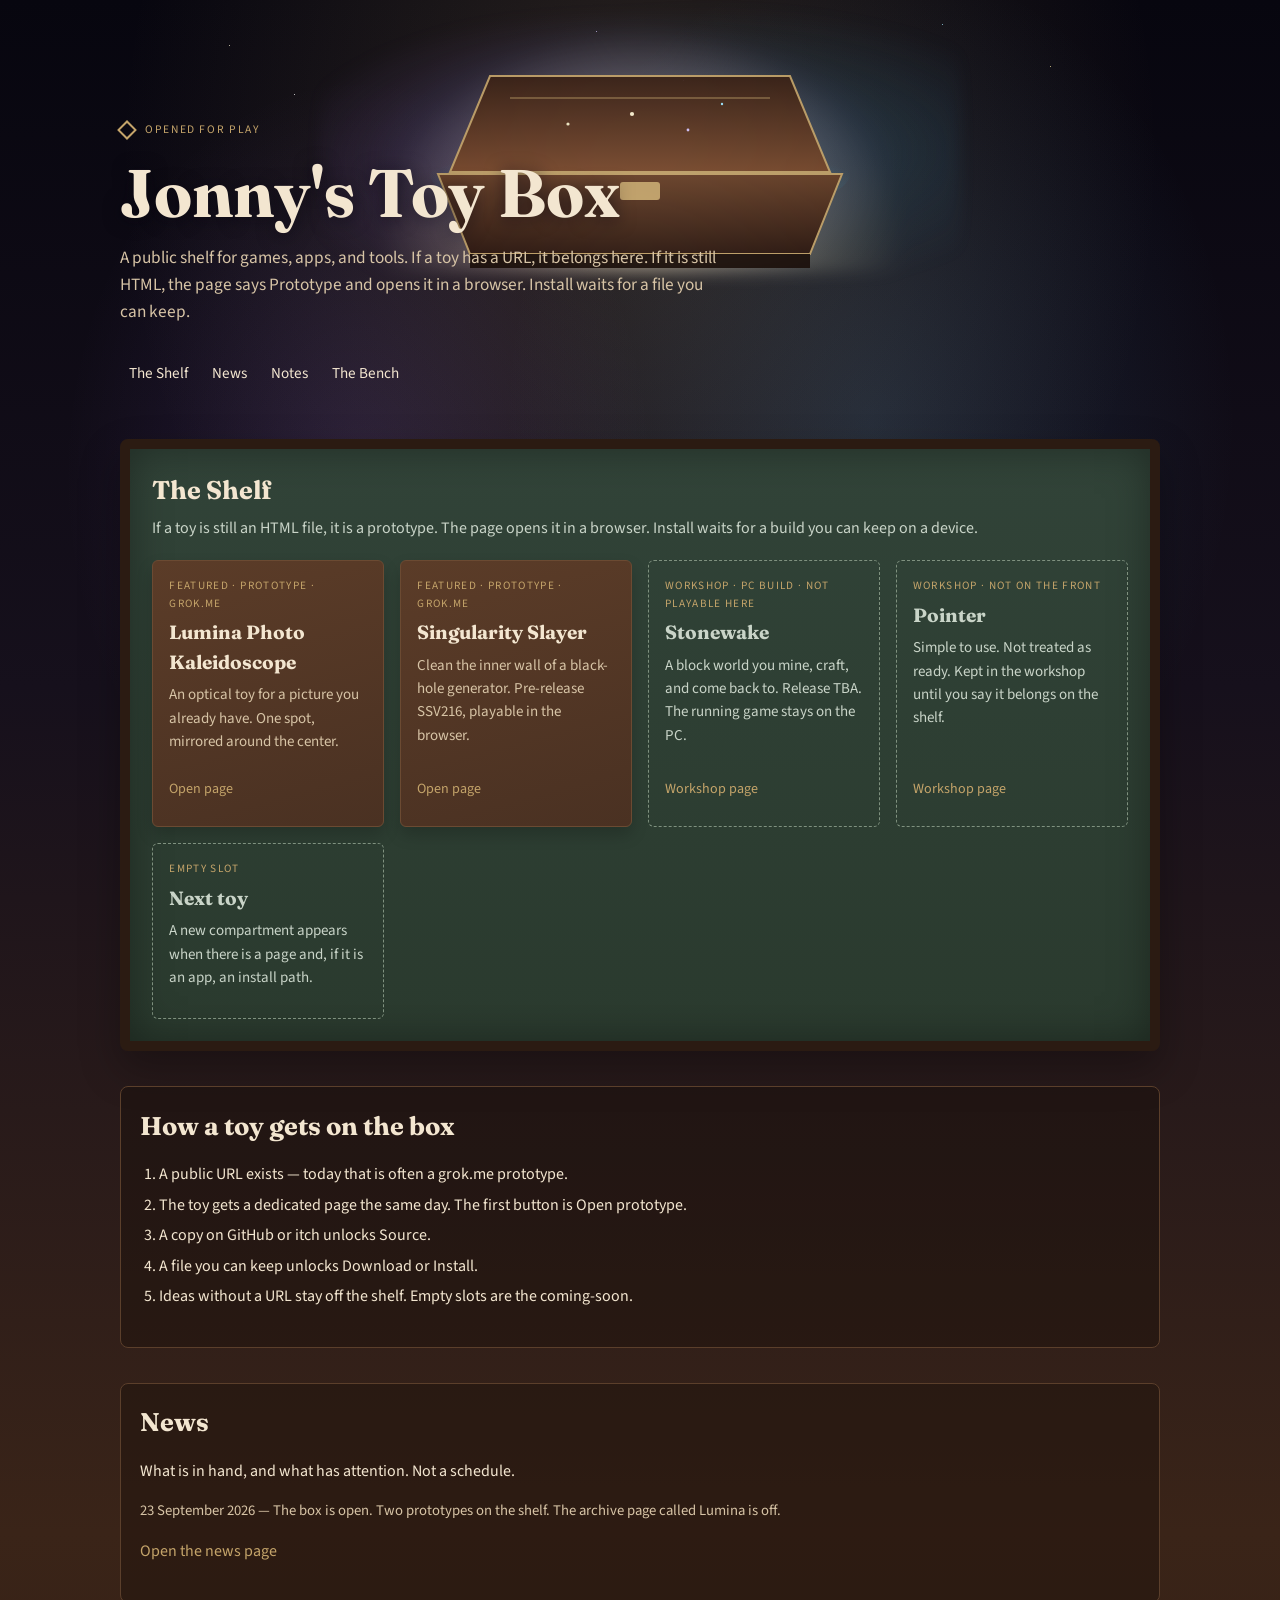
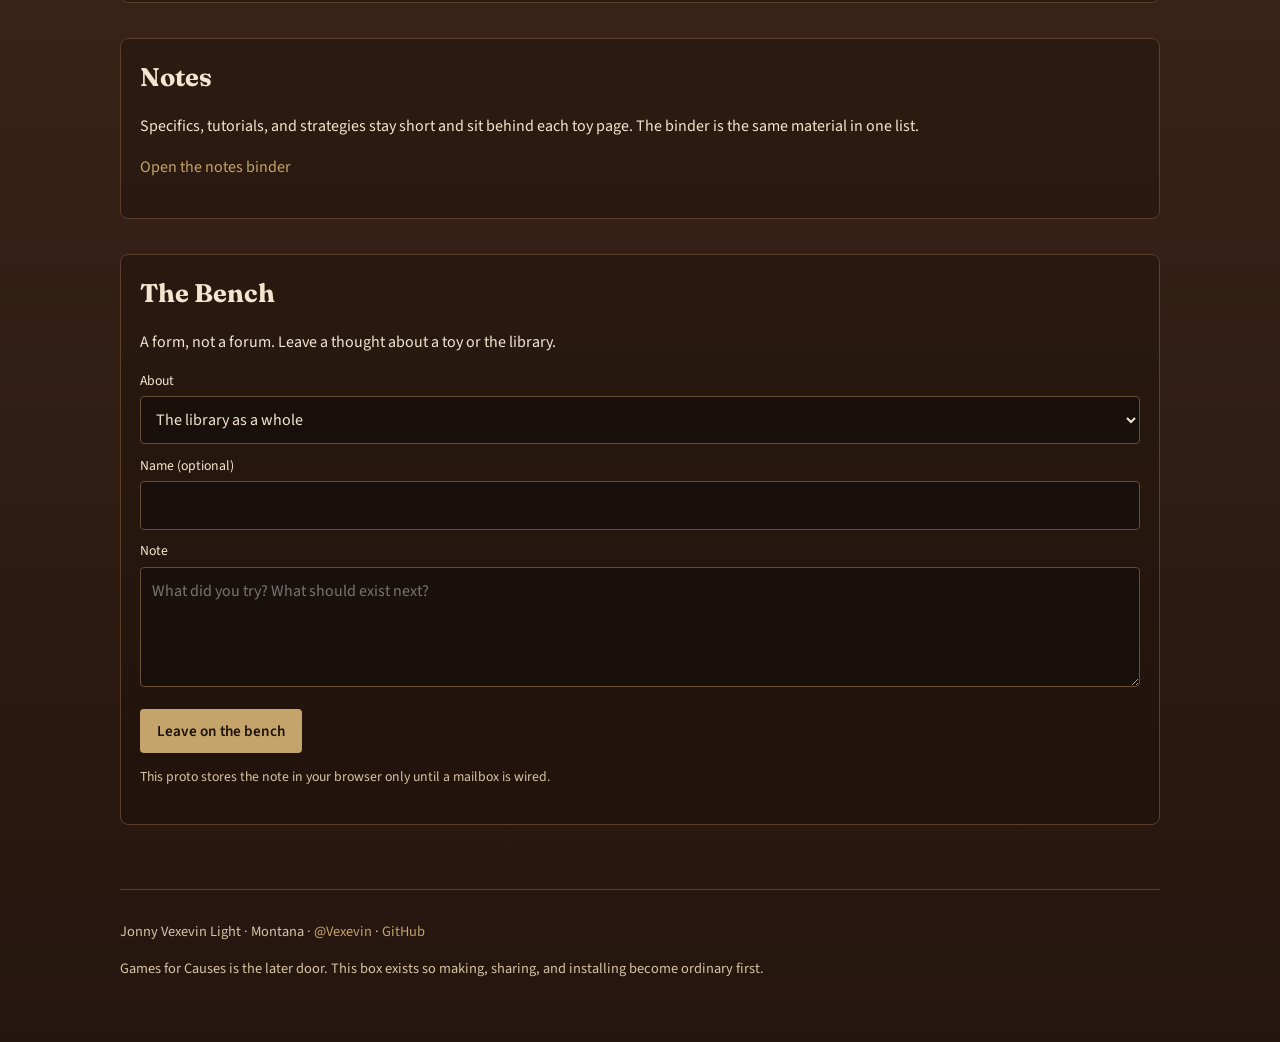
<file: index.html>
<!DOCTYPE html>
<html lang="en">
<head>
  <meta charset="UTF-8" />
  <meta name="viewport" content="width=device-width, initial-scale=1" />
  <title>Jonny's Toy Box</title>
  <meta name="description" content="A shelf of games, tools, and experiments by Jonny Vexevin Light. Play first." />
  <link rel="preconnect" href="https://fonts.googleapis.com" />
  <link rel="preconnect" href="https://fonts.gstatic.com" crossorigin />
  <link href="https://fonts.googleapis.com/css2?family=Fraunces:opsz,wght@9..144,500;9..144,700&family=Source+Sans+3:wght@400;600&display=swap" rel="stylesheet" />
  <link rel="stylesheet" href="styles.css" />
</head>
<body>
  <div class="cosmos" aria-hidden="true">
    <div class="stars"></div>
    <div class="spill"></div>
    <svg class="chest" viewBox="0 0 640 280" role="img">
      <title>An open chest with a galaxy spilling out</title>
      <defs>
        <linearGradient id="woodFace" x1="0" y1="0" x2="0" y2="1">
          <stop offset="0" stop-color="#6b4228"/>
          <stop offset="1" stop-color="#2d1810"/>
        </linearGradient>
        <linearGradient id="lidFace" x1="0" y1="1" x2="0" y2="0">
          <stop offset="0" stop-color="#7a4a2c"/>
          <stop offset="1" stop-color="#3a2216"/>
        </linearGradient>
        <radialGradient id="glow" cx="50%" cy="70%" r="55%">
          <stop offset="0" stop-color="#f4e4b8" stop-opacity=".95"/>
          <stop offset=".35" stop-color="#c9a0ff" stop-opacity=".55"/>
          <stop offset=".7" stop-color="#3aa7d4" stop-opacity=".2"/>
          <stop offset="1" stop-color="#3aa7d4" stop-opacity="0"/>
        </radialGradient>
      </defs>
      <ellipse cx="320" cy="168" rx="210" ry="48" fill="url(#glow)"/>
      <path d="M118 168 L522 168 L490 248 L150 248 Z" fill="url(#woodFace)" stroke="#c4a46a" stroke-width="2"/>
      <path d="M150 248 L490 248 L490 262 L150 262 Z" fill="#1c100b"/>
      <rect x="300" y="176" width="40" height="18" rx="3" fill="#c4a46a"/>
      <path d="M130 166 L510 166 L470 70 L170 70 Z" fill="url(#lidFace)" stroke="#c4a46a" stroke-width="2"/>
      <path d="M190 92 L450 92" stroke="#c4a46a" stroke-width="1.4" opacity=".55"/>
      <circle cx="248" cy="118" r="1.6" fill="#f7f0c8"/>
      <circle cx="312" cy="108" r="2.1" fill="#fff6d4"/>
      <circle cx="368" cy="124" r="1.4" fill="#d7c6ff"/>
      <circle cx="402" cy="98" r="1.2" fill="#9fe7ff"/>
    </svg>
  </div>

  <header class="lid">
    <div class="mark"><span class="hinge" aria-hidden="true"></span> Opened for play</div>
    <h1>Jonny's Toy Box</h1>
    <p class="lede">A public shelf for games, apps, and tools. If a toy has a URL, it belongs here. If it is still HTML, the page says Prototype and opens it in a browser. Install waits for a file you can keep.</p>
    <nav>
      <a href="#shelf">The Shelf</a>
      <a href="news.html">News</a>
      <a href="notes.html">Notes</a>
      <a href="#bench">The Bench</a>
    </nav>
  </header>

  <main class="tray">
    <section class="felt" id="shelf">
      <h2 class="section-title">The Shelf</h2>
      <p class="section-note">If a toy is still an HTML file, it is a prototype. The page opens it in a browser. Install waits for a build you can keep on a device.</p>
      <div class="grid">
        <article class="toy">
          <div class="status">Featured · Prototype · grok.me</div>
          <h3>Lumina Photo Kaleidoscope</h3>
          <p>An optical toy for a picture you already have. One spot, mirrored around the center.</p>
          <div class="actions">
            <a href="toys/lumina-photo-kaleidoscope.html">Open page</a>
          </div>
        </article>
        <article class="toy">
          <div class="status">Featured · Prototype · grok.me</div>
          <h3>Singularity Slayer</h3>
          <p>Clean the inner wall of a black-hole generator. Pre-release SSV216, playable in the browser.</p>
          <div class="actions">
            <a href="toys/singularity-slayer.html">Open page</a>
          </div>
        </article>
        <article class="toy empty">
          <div class="status">Workshop · PC build · Not playable here</div>
          <h3>Stonewake</h3>
          <p>A block world you mine, craft, and come back to. Release TBA. The running game stays on the PC.</p>
          <div class="actions">
            <a href="toys/stonewake.html">Workshop page</a>
          </div>
        </article>
        <article class="toy empty">
          <div class="status">Workshop · Not on the front</div>
          <h3>Pointer</h3>
          <p>Simple to use. Not treated as ready. Kept in the workshop until you say it belongs on the shelf.</p>
          <div class="actions">
            <a href="toys/pointer.html">Workshop page</a>
          </div>
        </article>
        <article class="toy empty">
          <div class="status">Empty slot</div>
          <h3>Next toy</h3>
          <p>A new compartment appears when there is a page and, if it is an app, an install path.</p>
        </article>
      </div>
    </section>

    <section class="panel" id="rules">
      <h2 class="section-title">How a toy gets on the box</h2>
      <ol class="steps">
        <li>A public URL exists — today that is often a grok.me prototype.</li>
        <li>The toy gets a dedicated page the same day. The first button is Open prototype.</li>
        <li>A copy on GitHub or itch unlocks Source.</li>
        <li>A file you can keep unlocks Download or Install.</li>
        <li>Ideas without a URL stay off the shelf. Empty slots are the coming-soon.</li>
      </ol>
    </section>

    <section class="panel" id="news">
      <h2 class="section-title">News</h2>
      <p>What is in hand, and what has attention. Not a schedule.</p>
      <p class="meta">23 September 2026 — The box is open. Two prototypes on the shelf. The archive page called Lumina is off.</p>
      <p><a href="news.html">Open the news page</a></p>
    </section>

    <section class="panel" id="notes">
      <h2 class="section-title">Notes</h2>
      <p>Specifics, tutorials, and strategies stay short and sit behind each toy page. The binder is the same material in one list.</p>
      <p><a href="notes.html">Open the notes binder</a></p>
    </section>

    <section class="panel" id="bench">
      <h2 class="section-title">The Bench</h2>
      <p>A form, not a forum. Leave a thought about a toy or the library.</p>
      <form id="bench-form">
        <label for="about">About</label>
        <select id="about" name="about">
          <option>The library as a whole</option>
          <option>Lumina Photo Kaleidoscope</option>
          <option>Singularity Slayer</option>
          <option>Stonewake</option>
          <option>A new toy idea</option>
        </select>
        <label for="name">Name (optional)</label>
        <input id="name" name="name" autocomplete="name" />
        <label for="note">Note</label>
        <textarea id="note" name="note" required placeholder="What did you try? What should exist next?"></textarea>
        <button type="submit">Leave on the bench</button>
        <p class="hint" id="bench-status">This proto stores the note in your browser only until a mailbox is wired.</p>
      </form>
    </section>
  </main>

  <footer>
    <div class="quiet">
      <p>Jonny Vexevin Light · Montana · <a href="https://x.com/Vexevin">@Vexevin</a> · <a href="https://github.com/Vexevin/jonnys-toy-box">GitHub</a></p>
      <p>Games for Causes is the later door. This box exists so making, sharing, and installing become ordinary first.</p>
    </div>
  </footer>

  <script>
    const form = document.getElementById("bench-form");
    const status = document.getElementById("bench-status");
    form.addEventListener("submit", (event) => {
      event.preventDefault();
      const entry = {
        about: form.about.value,
        name: form.name.value.trim() || "anonymous",
        note: form.note.value.trim(),
        at: new Date().toISOString()
      };
      const key = "toybox-bench";
      const prior = JSON.parse(localStorage.getItem(key) || "[]");
      prior.unshift(entry);
      localStorage.setItem(key, JSON.stringify(prior.slice(0, 50)));
      form.reset();
      status.textContent = "Set on the bench. On this proto it stays in this browser until a mailbox is wired.";
    });
  </script>
</body>
</html>
</file>
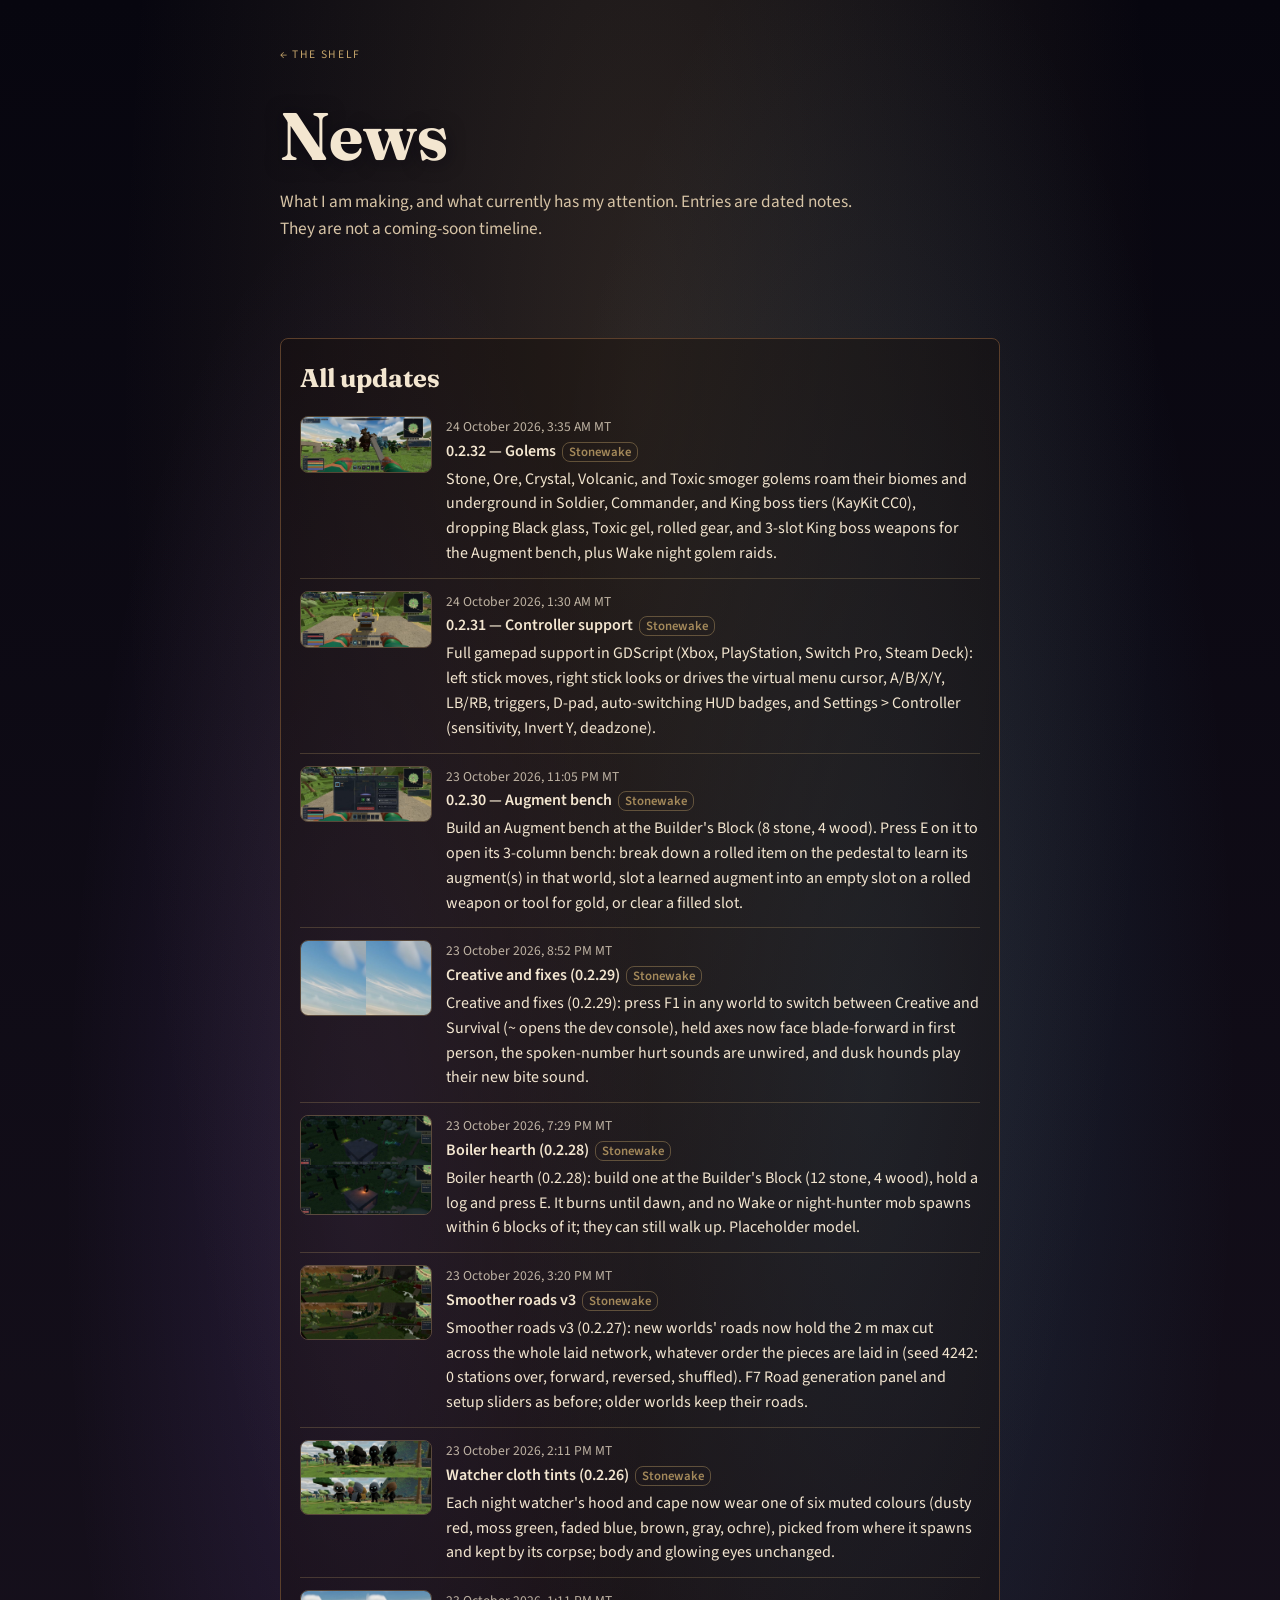
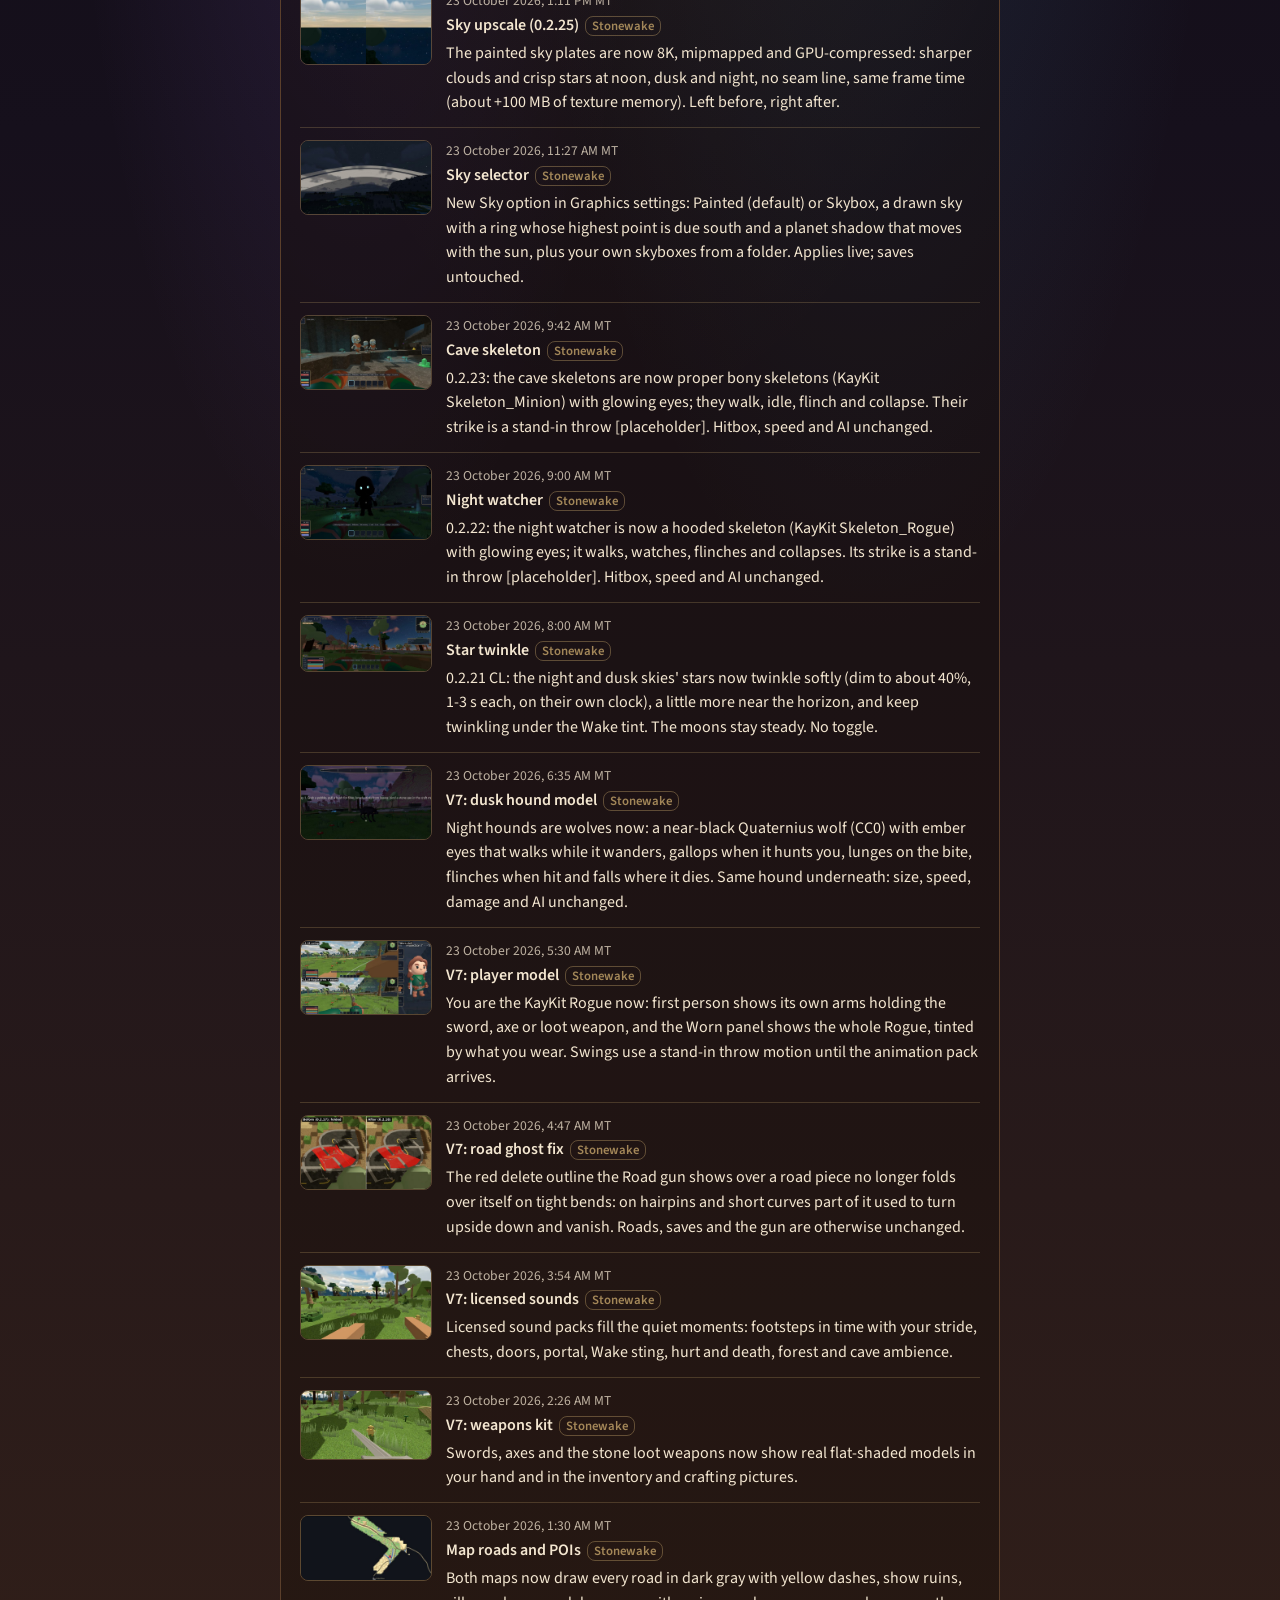
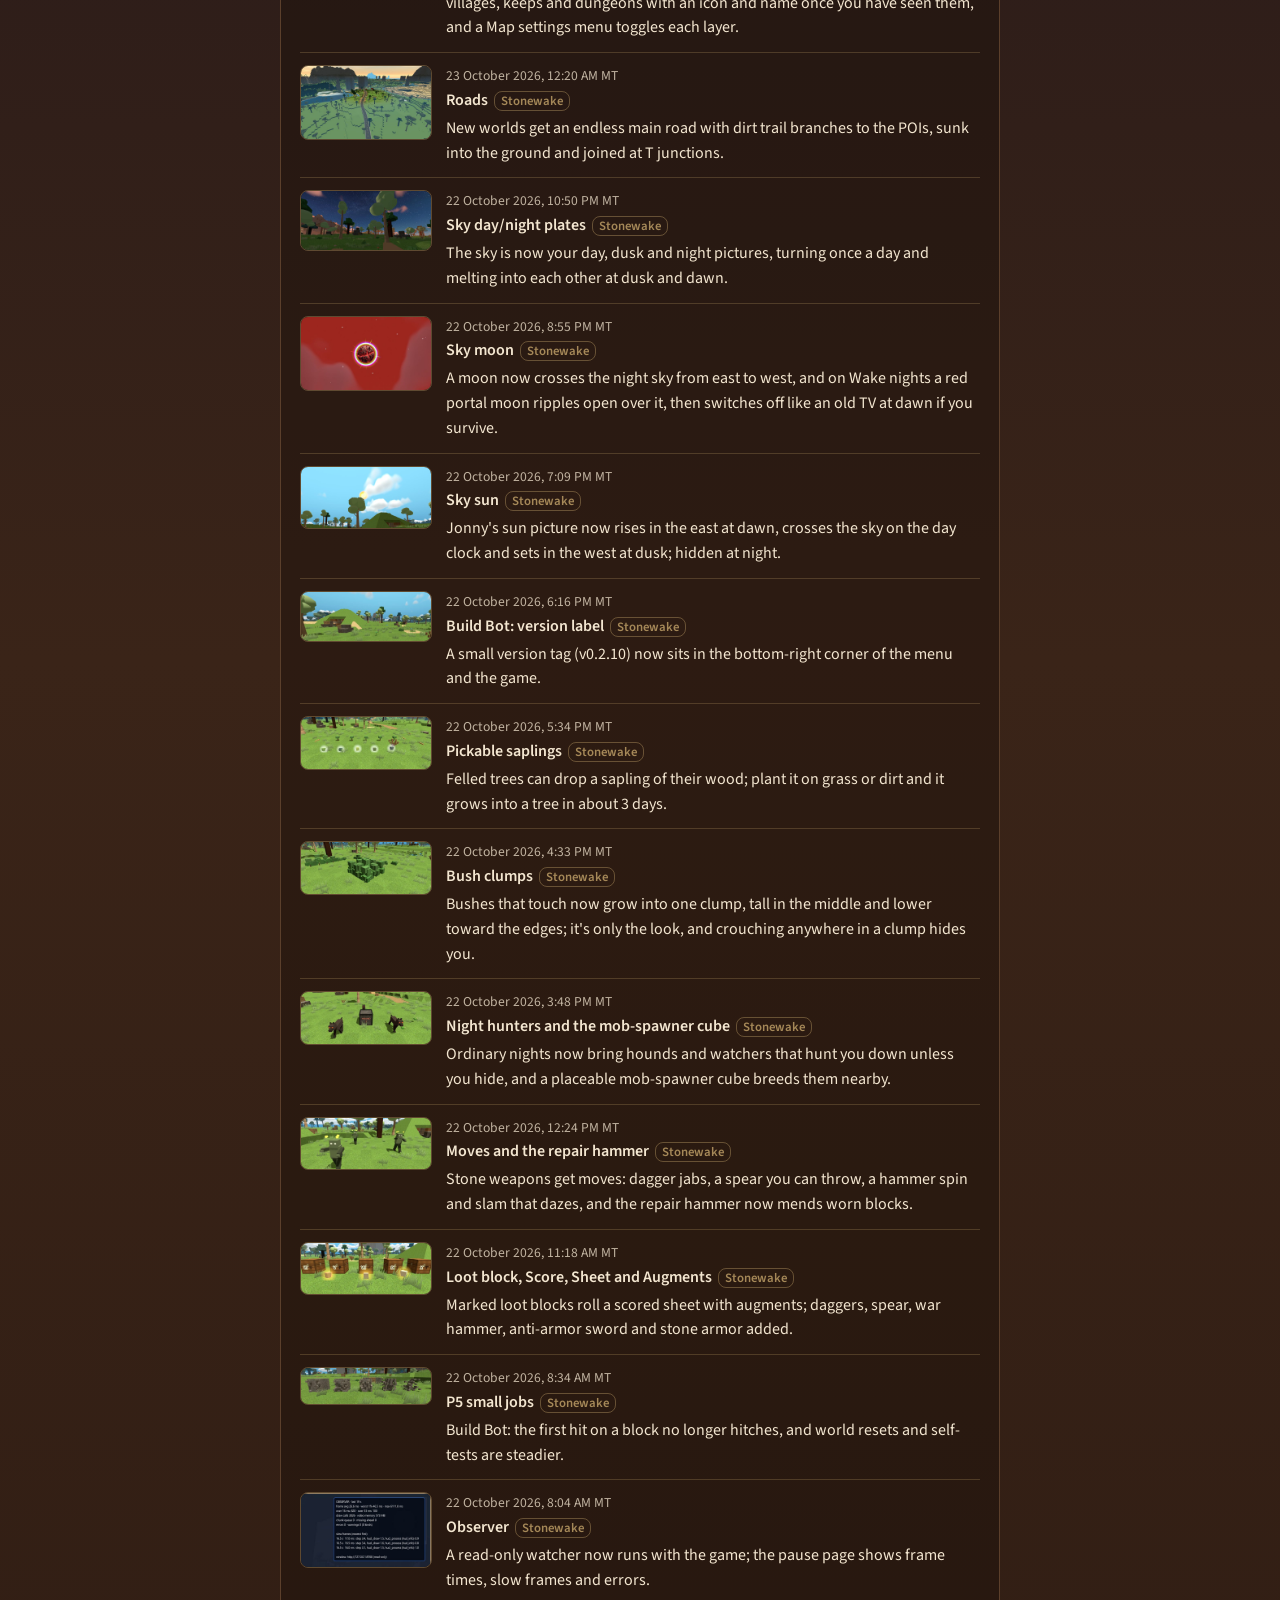
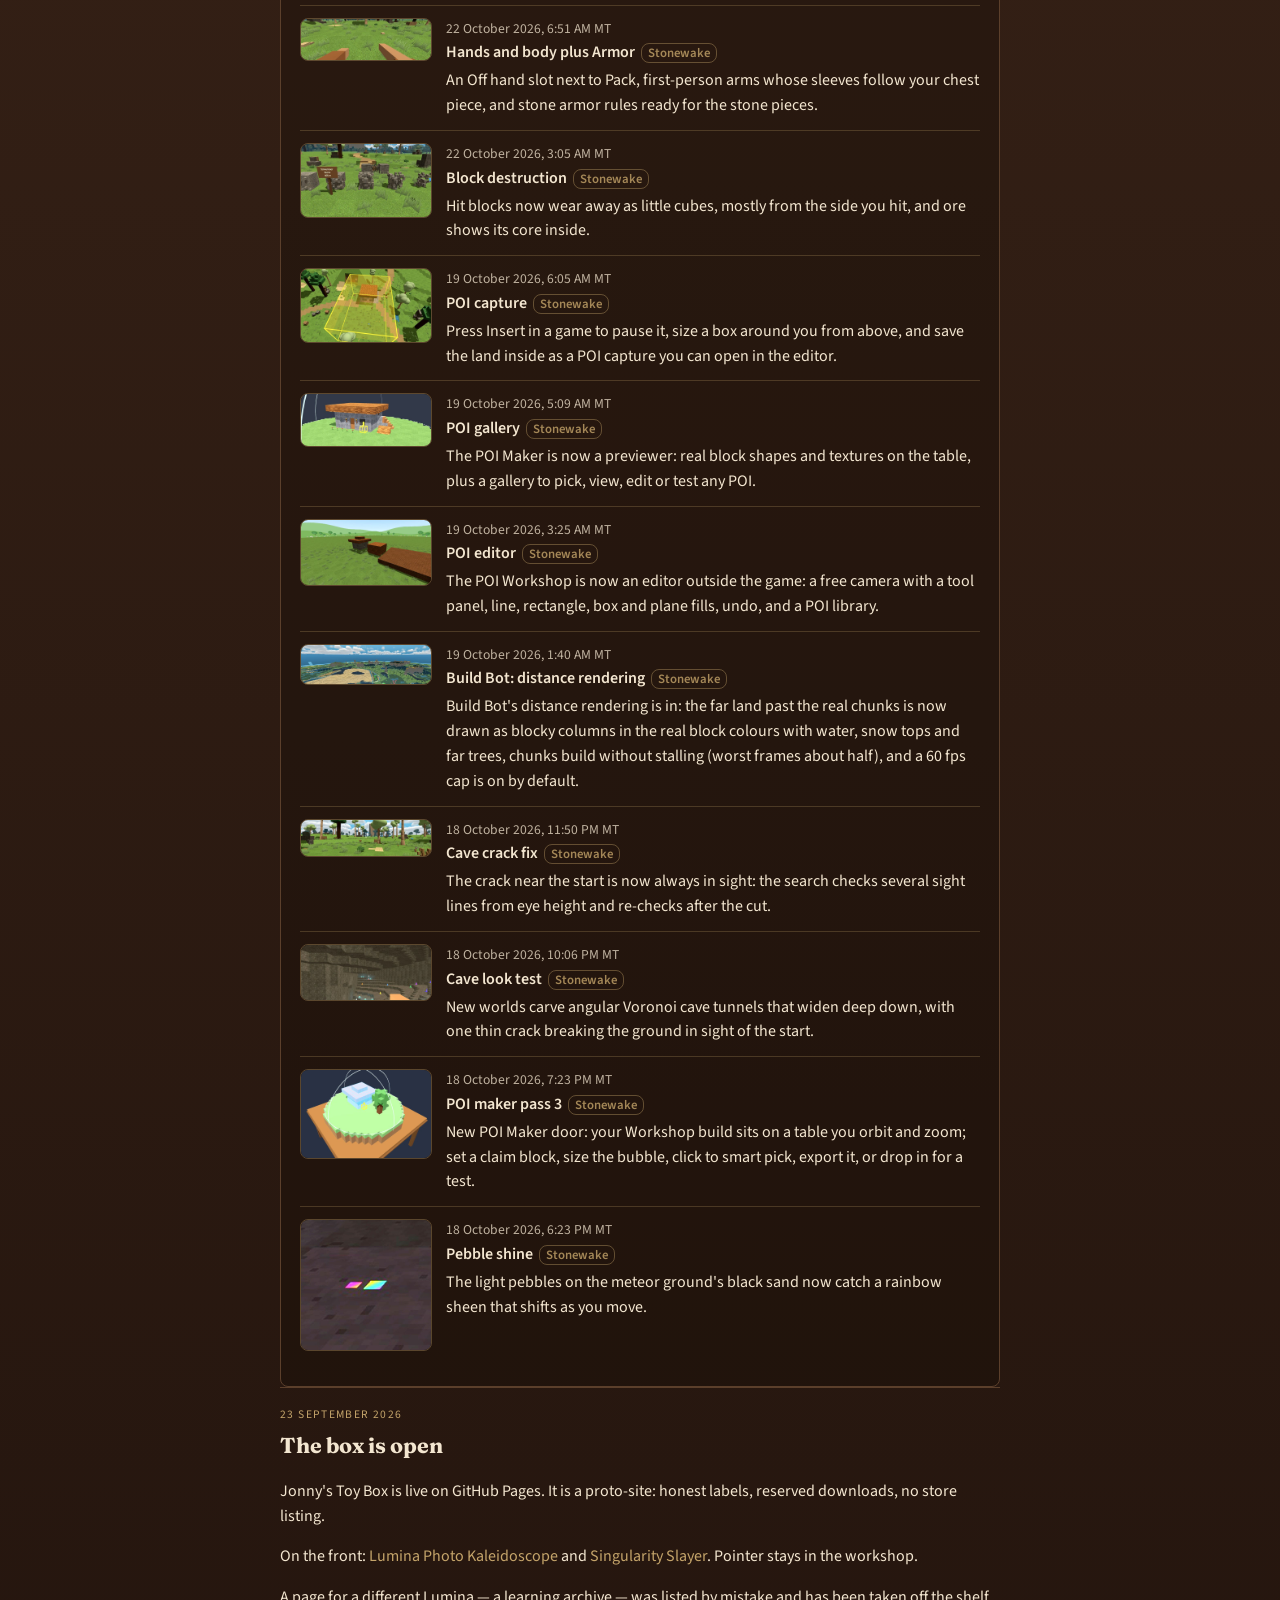
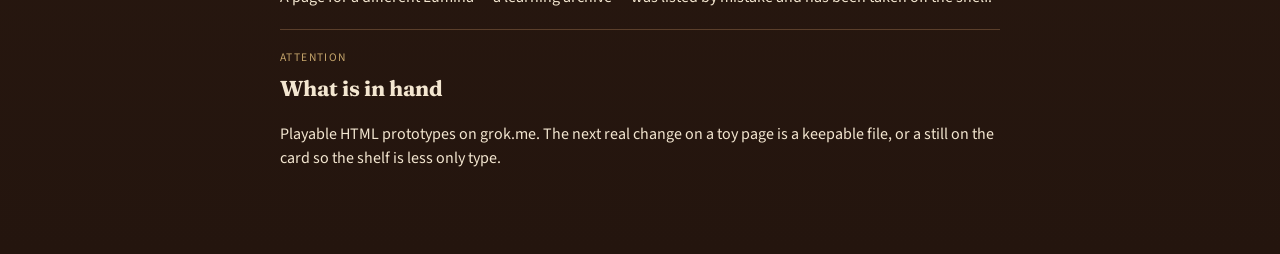
<file: news.html>
<!DOCTYPE html>
<html lang="en">
<head>
  <meta charset="UTF-8" />
  <meta name="viewport" content="width=device-width, initial-scale=1, viewport-fit=cover" />
  <title>News — Jonny's Toy Box</title>
  <meta name="theme-color" content="#07060f" />
  <meta name="apple-mobile-web-app-capable" content="yes" />
  <meta name="apple-mobile-web-app-status-bar-style" content="black-translucent" />
  <meta name="description" content="Progress and attention notes for Jonny's Toy Box." />
  <link rel="preconnect" href="https://fonts.googleapis.com" />
  <link rel="preconnect" href="https://fonts.gstatic.com" crossorigin />
  <link href="https://fonts.googleapis.com/css2?family=Fraunces:opsz,wght@9..144,500;9..144,700&family=Source+Sans+3:wght@400;600&display=swap" rel="stylesheet" />
  <link rel="stylesheet" href="styles.css" />
</head>
<body>
  <header class="lid narrow">
    <p class="mark"><a href="index.html">← The Shelf</a></p>
    <h1>News</h1>
    <p class="lede">What I am making, and what currently has my attention. Entries are dated notes. They are not a coming-soon timeline.</p>
  </header>

  <main class="tray narrow">
    <section class="panel" id="update-feed" data-updates="all" data-root="">
      <h2 class="section-title">All updates</h2>
      <div class="uf-body"><p class="uf-empty">Updates start here.</p></div>
    </section>

    <article class="news-item">
      <p class="when">23 September 2026</p>
      <h2>The box is open</h2>
      <p>Jonny's Toy Box is live on GitHub Pages. It is a proto-site: honest labels, reserved downloads, no store listing.</p>
      <p>On the front: <a href="toys/lumina-photo-kaleidoscope.html">Lumina Photo Kaleidoscope</a> and <a href="toys/singularity-slayer.html">Singularity Slayer</a>. Pointer stays in the workshop.</p>
      <p>A page for a different Lumina — a learning archive — was listed by mistake and has been taken off the shelf.</p>
    </article>

    <article class="news-item">
      <p class="when">Attention</p>
      <h2>What is in hand</h2>
      <p>Playable HTML prototypes on grok.me. The next real change on a toy page is a keepable file, or a still on the card so the shelf is less only type.</p>
    </article>
  </main>
  <script src="updates.js" defer></script>
</body>
</html>
</file>
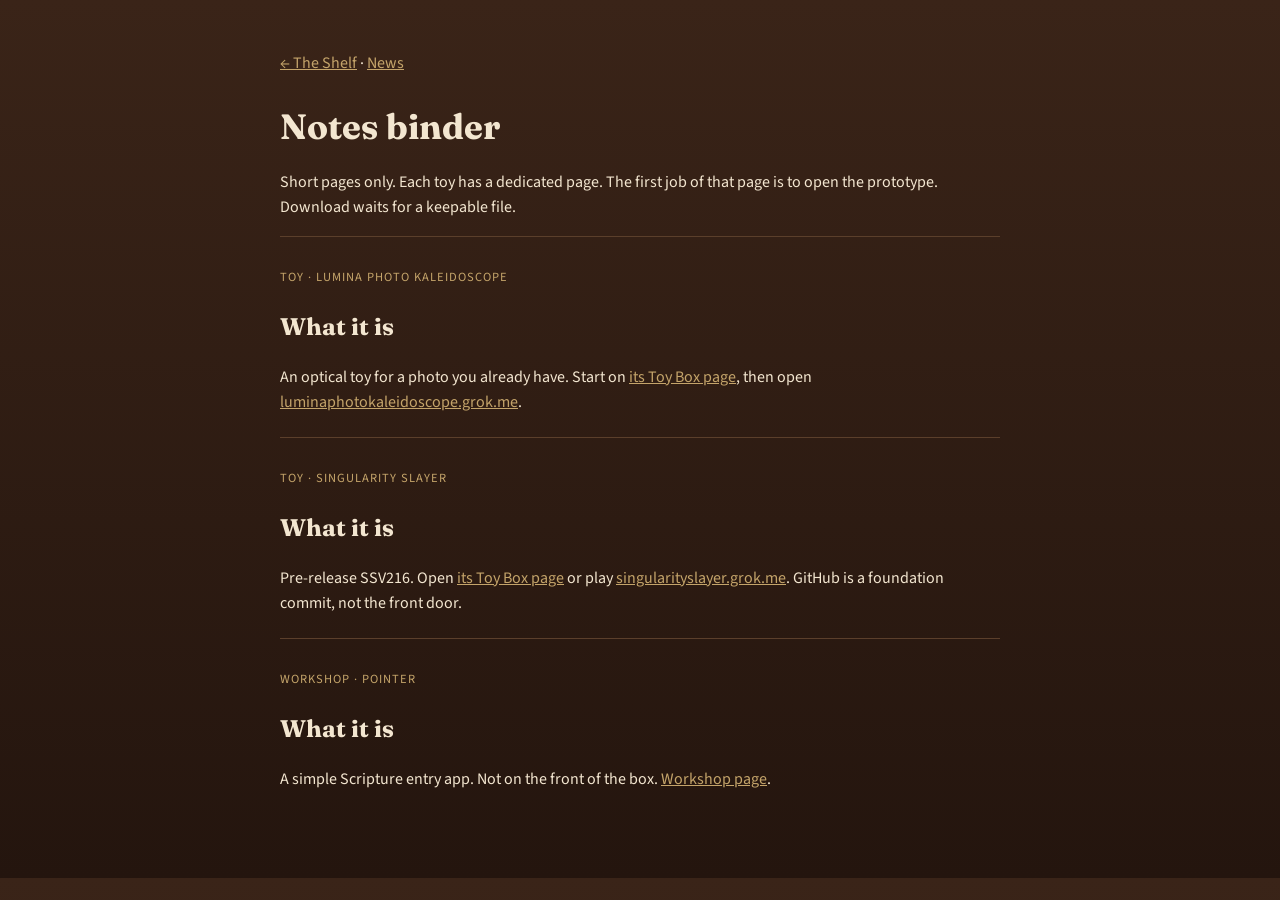
<file: notes.html>
<!DOCTYPE html>
<html lang="en">
<head>
  <meta charset="UTF-8" />
  <meta name="viewport" content="width=device-width, initial-scale=1" />
  <title>Notes — Jonny's Toy Box</title>
  <link rel="preconnect" href="https://fonts.googleapis.com" />
  <link rel="preconnect" href="https://fonts.gstatic.com" crossorigin />
  <link href="https://fonts.googleapis.com/css2?family=Fraunces:opsz,wght@9..144,500;9..144,700&family=Source+Sans+3:wght@400;600&display=swap" rel="stylesheet" />
  <style>
    :root {
      --wood-deep: #24150e;
      --brass: #c4a46a;
      --paper: #f3e6d0;
      --muted: #d7c4a6;
    }
    body {
      margin: 0;
      color: var(--paper);
      background: linear-gradient(180deg, #3a2418, var(--wood-deep));
      font-family: "Source Sans 3", sans-serif;
      line-height: 1.55;
    }
    main { max-width: 720px; margin: 0 auto; padding: 2.2rem 1.25rem 4rem; }
    a { color: var(--brass); }
    h1, h2 { font-family: Fraunces, Georgia, serif; }
    h1 { font-size: 2.2rem; margin-bottom: 0.4rem; }
    article {
      border-top: 1px solid #5b3f2b;
      padding: 1.2rem 0 0.4rem;
    }
    .status { color: var(--brass); font-size: 0.78rem; letter-spacing: 0.08em; text-transform: uppercase; }
  </style>
</head>
<body>
  <main>
    <p><a href="index.html">← The Shelf</a> · <a href="news.html">News</a></p>
    <h1>Notes binder</h1>
    <p>Short pages only. Each toy has a dedicated page. The first job of that page is to open the prototype. Download waits for a keepable file.</p>

    <article id="lumina-photo-kaleidoscope">
      <p class="status">Toy · Lumina Photo Kaleidoscope</p>
      <h2>What it is</h2>
      <p>An optical toy for a photo you already have. Start on <a href="toys/lumina-photo-kaleidoscope.html">its Toy Box page</a>, then open <a href="https://luminaphotokaleidoscope.grok.me/">luminaphotokaleidoscope.grok.me</a>.</p>
    </article>

    <article id="singularity-slayer">
      <p class="status">Toy · Singularity Slayer</p>
      <h2>What it is</h2>
      <p>Pre-release SSV216. Open <a href="toys/singularity-slayer.html">its Toy Box page</a> or play <a href="https://singularityslayer.grok.me/">singularityslayer.grok.me</a>. GitHub is a foundation commit, not the front door.</p>
    </article>

    <article id="pointer">
      <p class="status">Workshop · Pointer</p>
      <h2>What it is</h2>
      <p>A simple Scripture entry app. Not on the front of the box. <a href="toys/pointer.html">Workshop page</a>.</p>
    </article>
  </main>
</body>
</html>
</file>
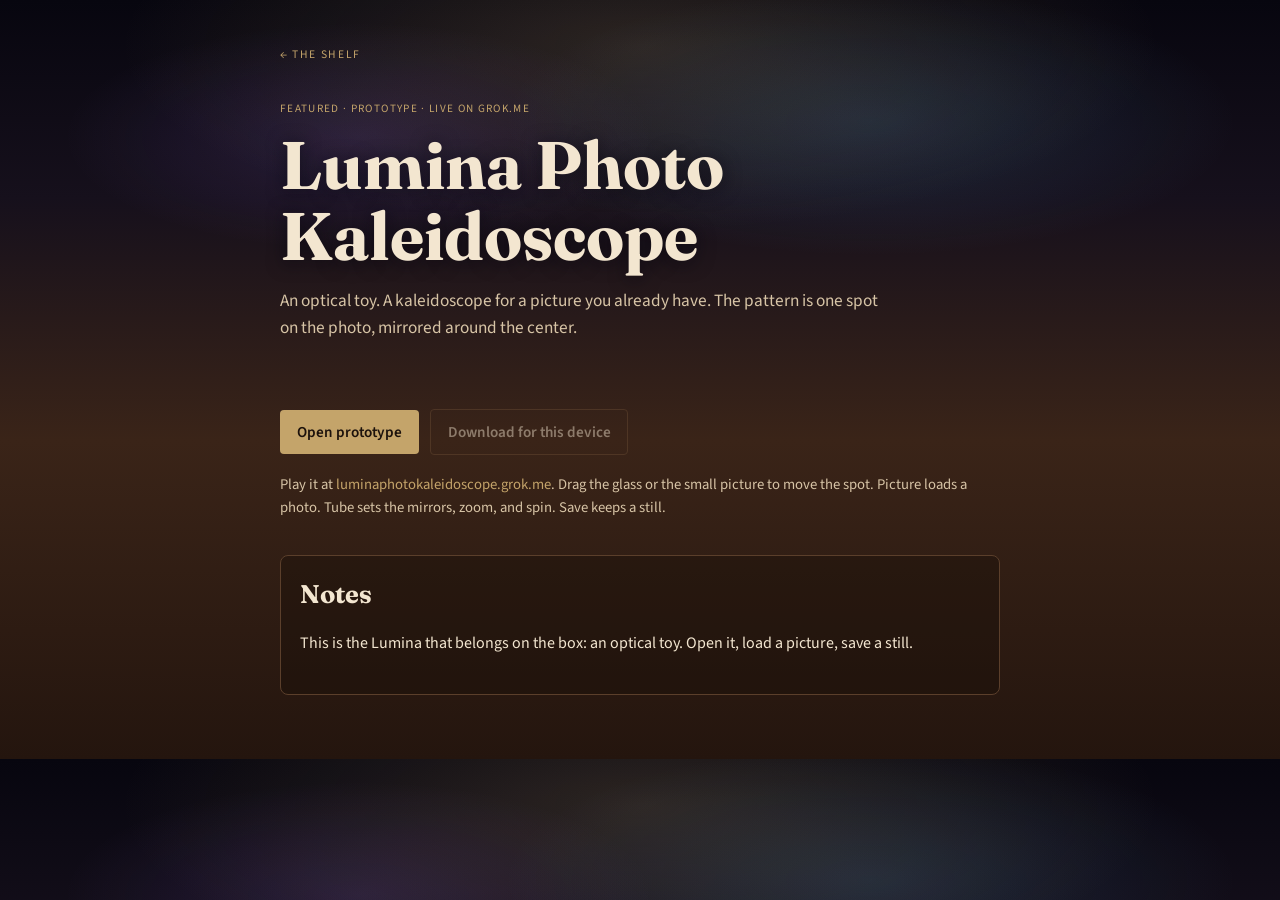
<file: toys/lumina-photo-kaleidoscope.html>
<!DOCTYPE html>
<html lang="en">
<head>
  <meta charset="UTF-8" />
  <meta name="viewport" content="width=device-width, initial-scale=1, viewport-fit=cover" />
  <title>Lumina Photo Kaleidoscope — Jonny's Toy Box</title>
  <meta name="description" content="An optical toy: a kaleidoscope for a picture you already have." />
  <link rel="preconnect" href="https://fonts.googleapis.com" />
  <link rel="preconnect" href="https://fonts.gstatic.com" crossorigin />
  <link href="https://fonts.googleapis.com/css2?family=Fraunces:opsz,wght@9..144,500;9..144,700&family=Source+Sans+3:wght@400;600&display=swap" rel="stylesheet" />
  <link rel="stylesheet" href="../styles.css" />
</head>
<body>
  <header class="lid narrow">
    <p class="mark"><a href="../index.html">← The Shelf</a></p>
    <p class="status">Featured · Prototype · Live on grok.me</p>
    <h1>Lumina Photo Kaleidoscope</h1>
    <p class="lede">An optical toy. A kaleidoscope for a picture you already have. The pattern is one spot on the photo, mirrored around the center.</p>
  </header>

  <main class="tray narrow">
    <div class="cta-row">
      <a class="btn" href="https://luminaphotokaleidoscope.grok.me/">Open prototype</a>
      <a class="btn secondary" aria-disabled="true" href="../downloads/lumina-photo-kaleidoscope.zip">Download for this device</a>
    </div>
    <p class="meta">Play it at <a href="https://luminaphotokaleidoscope.grok.me/">luminaphotokaleidoscope.grok.me</a>. Drag the glass or the small picture to move the spot. Picture loads a photo. Tube sets the mirrors, zoom, and spin. Save keeps a still.</p>

    <section class="panel">
      <h2 class="section-title">Notes</h2>
      <p>This is the Lumina that belongs on the box: an optical toy. Open it, load a picture, save a still.</p>
    </section>
  </main>
</body>
</html>
</file>
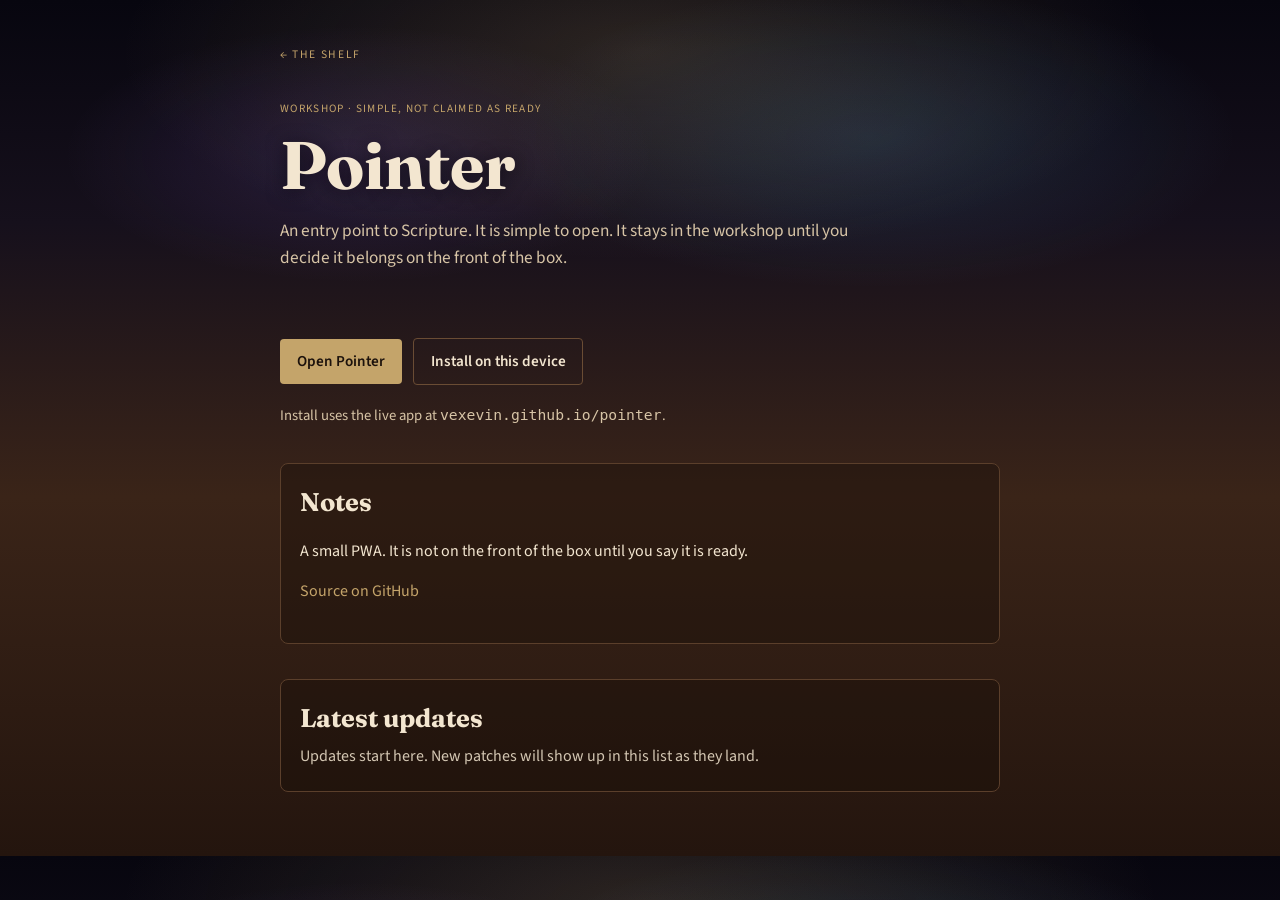
<file: toys/pointer.html>
<!DOCTYPE html>
<html lang="en">
<head>
  <meta charset="UTF-8" />
  <meta name="viewport" content="width=device-width, initial-scale=1, viewport-fit=cover" />
  <title>Pointer — Jonny's Toy Box</title>
  <meta name="description" content="Pointer is an installable web app. Add it to your device from this page." />
  <link rel="preconnect" href="https://fonts.googleapis.com" />
  <link rel="preconnect" href="https://fonts.gstatic.com" crossorigin />
  <link href="https://fonts.googleapis.com/css2?family=Fraunces:opsz,wght@9..144,500;9..144,700&family=Source+Sans+3:wght@400;600&display=swap" rel="stylesheet" />
  <link rel="stylesheet" href="../styles.css" />
</head>
<body>
  <header class="lid narrow">
    <p class="mark"><a href="../index.html">← The Shelf</a></p>
    <p class="status">Workshop · Simple, not claimed as ready</p>
    <h1>Pointer</h1>
    <p class="lede">An entry point to Scripture. It is simple to open. It stays in the workshop until you decide it belongs on the front of the box.</p>
  </header>

  <main class="tray narrow">
    <div class="cta-row">
      <a class="btn" href="https://vexevin.github.io/pointer/">Open Pointer</a>
      <a class="btn secondary" href="https://vexevin.github.io/pointer/">Install on this device</a>
    </div>
    <p class="meta">Install uses the live app at <code>vexevin.github.io/pointer</code>.</p>

    <section class="panel">
      <h2 class="section-title">Notes</h2>
      <p>A small PWA. It is not on the front of the box until you say it is ready.</p>
      <p><a href="https://github.com/Vexevin/pointer">Source on GitHub</a></p>
    </section>

    <section class="panel" id="update-feed" data-updates="pointer" data-root="../" data-limit="5">
      <h2 class="section-title">Latest updates</h2>
      <div class="uf-body"><p class="uf-empty">Updates start here.</p></div>
    </section>
  </main>
  <script src="../updates.js" defer></script>
</body>
</html>
</file>
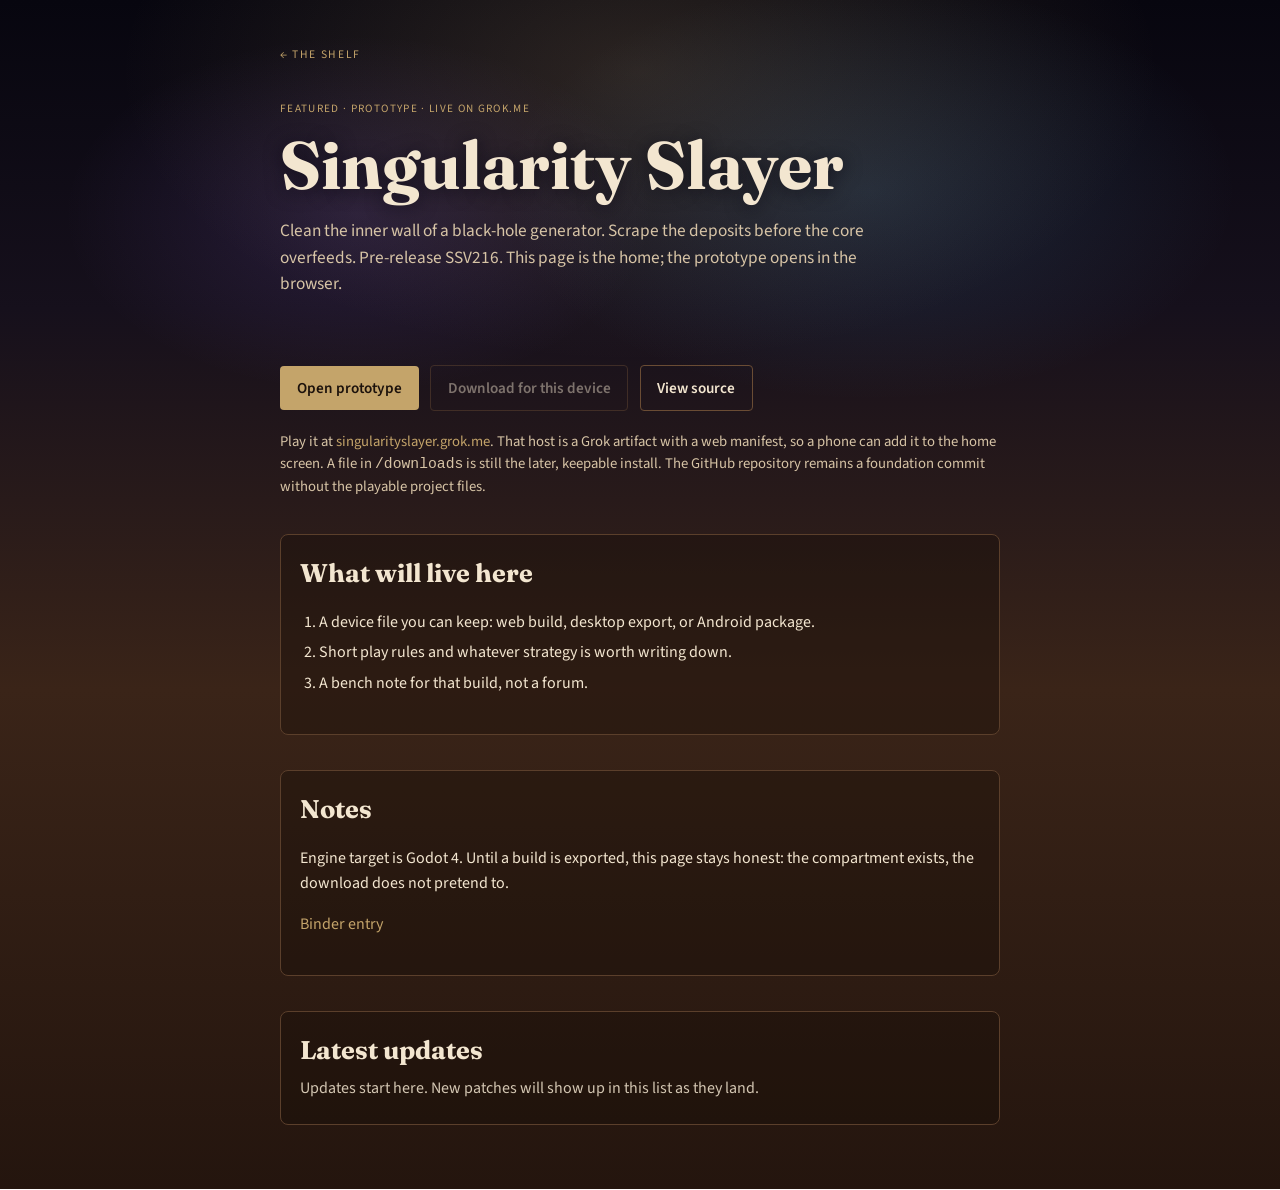
<file: toys/singularity-slayer.html>
<!DOCTYPE html>
<html lang="en">
<head>
  <meta charset="UTF-8" />
  <meta name="viewport" content="width=device-width, initial-scale=1, viewport-fit=cover" />
  <title>Singularity Slayer — Jonny's Toy Box</title>
  <meta name="description" content="Dedicated page for Singularity Slayer, with a reserved download for a device build." />
  <link rel="preconnect" href="https://fonts.googleapis.com" />
  <link rel="preconnect" href="https://fonts.gstatic.com" crossorigin />
  <link href="https://fonts.googleapis.com/css2?family=Fraunces:opsz,wght@9..144,500;9..144,700&family=Source+Sans+3:wght@400;600&display=swap" rel="stylesheet" />
  <link rel="stylesheet" href="../styles.css" />
</head>
<body>
  <header class="lid narrow">
    <p class="mark"><a href="../index.html">← The Shelf</a></p>
    <p class="status">Featured · Prototype · Live on grok.me</p>
    <h1>Singularity Slayer</h1>
    <p class="lede">Clean the inner wall of a black-hole generator. Scrape the deposits before the core overfeeds. Pre-release SSV216. This page is the home; the prototype opens in the browser.</p>
  </header>

  <main class="tray narrow">
    <div class="cta-row">
      <a class="btn" href="https://singularityslayer.grok.me/">Open prototype</a>
      <a class="btn secondary" aria-disabled="true" href="../downloads/singularity-slayer.zip">Download for this device</a>
      <a class="btn secondary" href="https://github.com/Vexevin/Singularity-Slayer">View source</a>
    </div>
    <p class="meta">Play it at <a href="https://singularityslayer.grok.me/">singularityslayer.grok.me</a>. That host is a Grok artifact with a web manifest, so a phone can add it to the home screen. A file in <code>/downloads</code> is still the later, keepable install. The GitHub repository remains a foundation commit without the playable project files.</p>

    <section class="panel">
      <h2 class="section-title">What will live here</h2>
      <ol class="steps">
        <li>A device file you can keep: web build, desktop export, or Android package.</li>
        <li>Short play rules and whatever strategy is worth writing down.</li>
        <li>A bench note for that build, not a forum.</li>
      </ol>
    </section>

    <section class="panel">
      <h2 class="section-title">Notes</h2>
      <p>Engine target is Godot 4. Until a build is exported, this page stays honest: the compartment exists, the download does not pretend to.</p>
      <p><a href="../notes.html#singularity-slayer">Binder entry</a></p>
    </section>

    <section class="panel" id="update-feed" data-updates="singularity-slayer" data-root="../" data-limit="5">
      <h2 class="section-title">Latest updates</h2>
      <div class="uf-body"><p class="uf-empty">Updates start here.</p></div>
    </section>
  </main>
  <script src="../updates.js" defer></script>
</body>
</html>
</file>
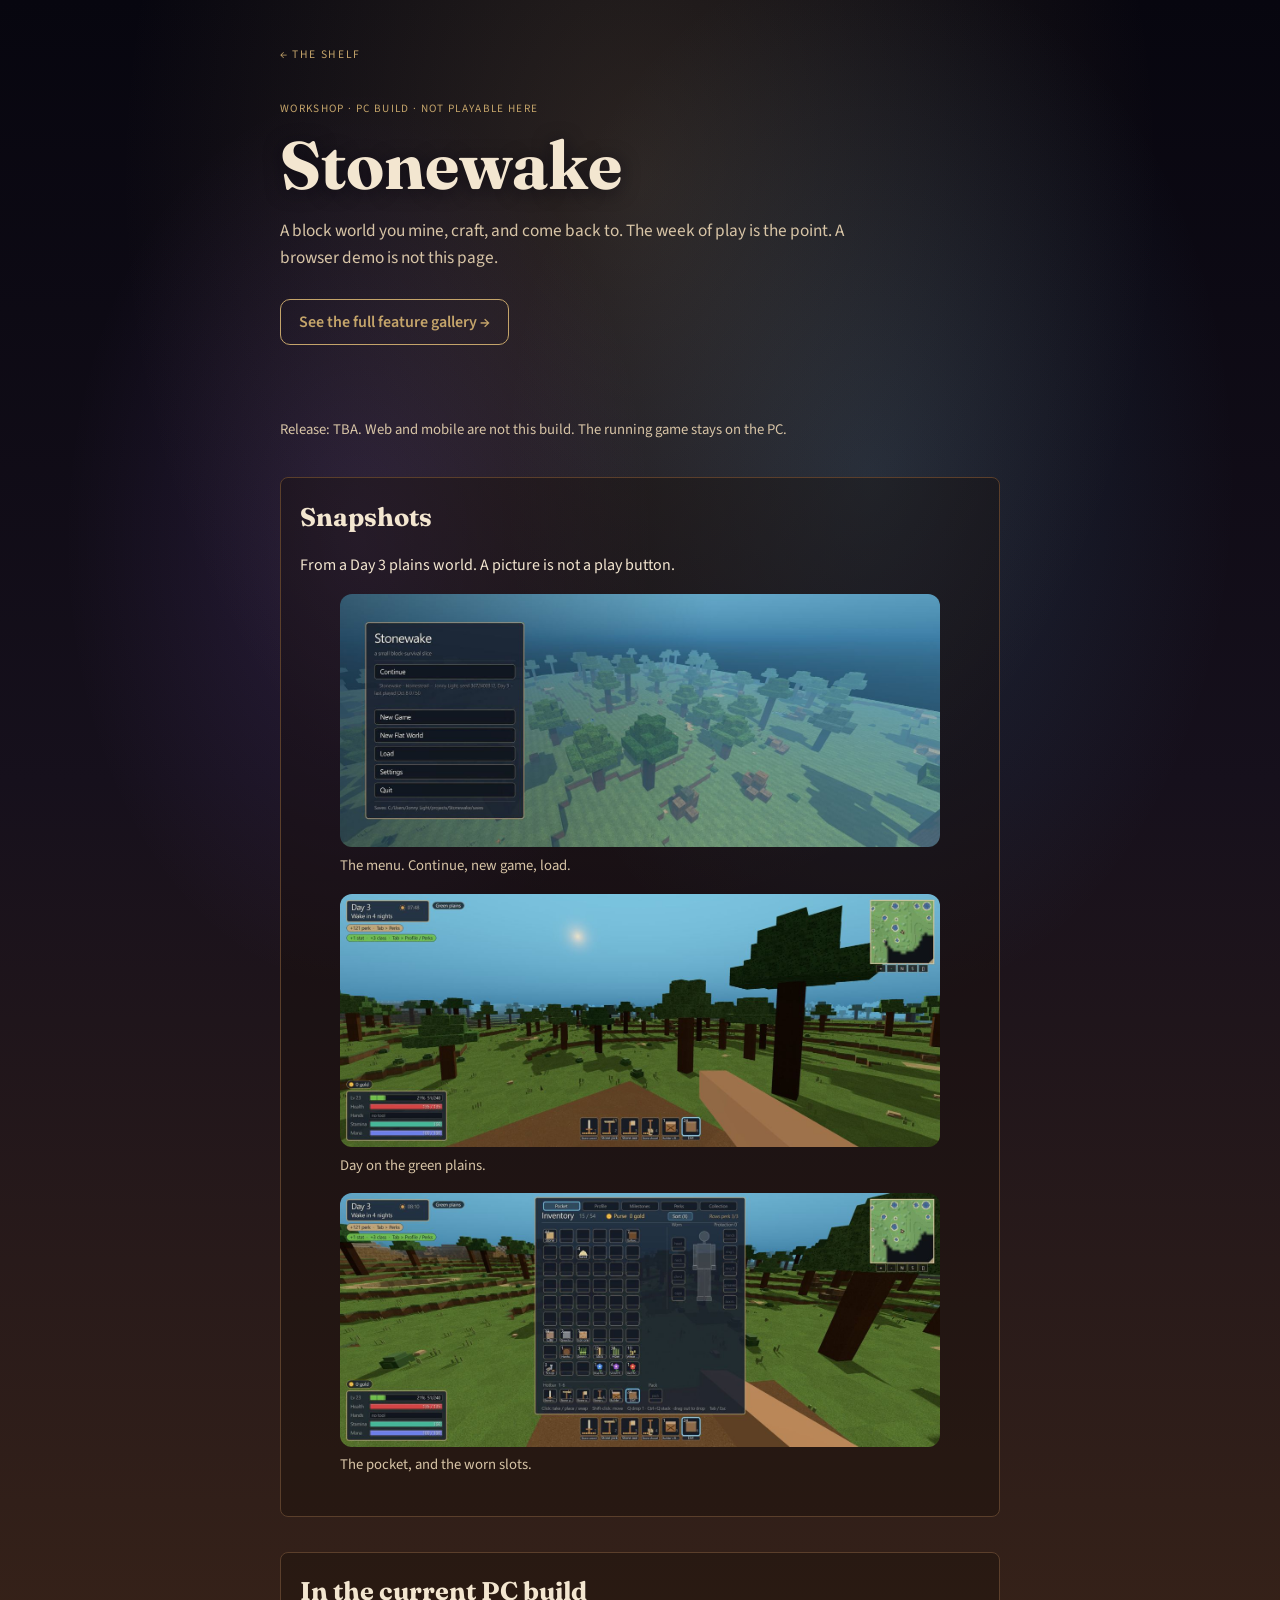
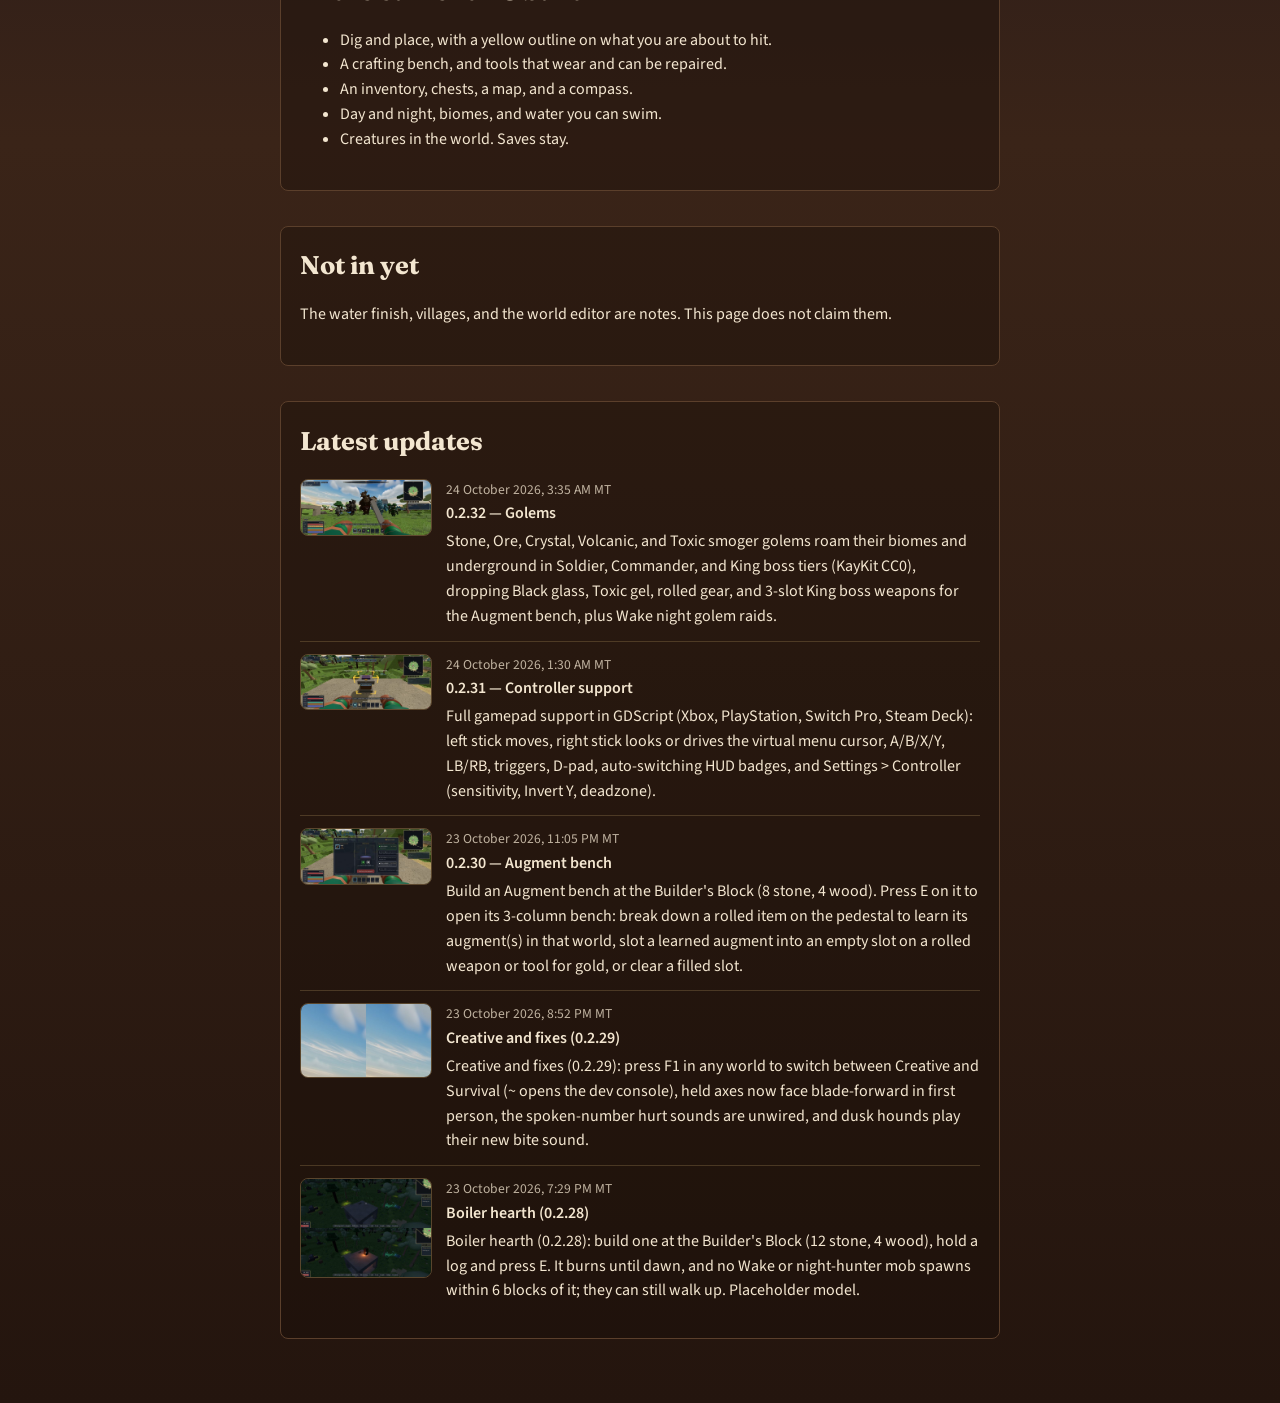
<file: toys/stonewake.html>
<!DOCTYPE html>
<html lang="en">
<head>
  <meta charset="UTF-8" />
  <meta name="viewport" content="width=device-width, initial-scale=1, viewport-fit=cover" />
  <title>Stonewake — Jonny's Toy Box</title>
  <meta name="description" content="Stonewake is a block world for the PC. Mine, craft, and come back. Not playable in the browser yet." />
  <link rel="preconnect" href="https://fonts.googleapis.com" />
  <link rel="preconnect" href="https://fonts.gstatic.com" crossorigin />
  <link href="https://fonts.googleapis.com/css2?family=Fraunces:opsz,wght@9..144,500;9..144,700&family=Source+Sans+3:wght@400;600&display=swap" rel="stylesheet" />
  <link rel="stylesheet" href="../styles.css" />
</head>
<body>
  <header class="lid narrow">
    <p class="mark"><a href="../index.html">← The Shelf</a></p>
    <p class="status">Workshop · PC build · Not playable here</p>
    <h1>Stonewake</h1>
    <p class="lede">A block world you mine, craft, and come back to. The week of play is the point. A browser demo is not this page.</p>
    <p id="feature-gallery-link"><a href="stonewake-gallery.html" style="display:inline-block;margin-top:10px;padding:10px 18px;border:1px solid var(--brass);border-radius:10px;color:var(--brass);font-weight:600;text-decoration:none">See the full feature gallery &rarr;</a></p>
  </header>

  <main class="tray narrow">
    <p class="meta">Release: TBA. Web and mobile are not this build. The running game stays on the PC.</p>

    <section class="panel">
      <h2 class="section-title">Snapshots</h2>
      <p>From a Day 3 plains world. A picture is not a play button.</p>
      <figure>
        <img src="shots/menu.jpg" alt="Stonewake main menu over a plains world" style="width:100%;border-radius:12px" />
        <figcaption class="meta">The menu. Continue, new game, load.</figcaption>
      </figure>
      <figure>
        <img src="shots/plains.jpg" alt="Green plains and block trees under a day sky" style="width:100%;border-radius:12px" />
        <figcaption class="meta">Day on the green plains.</figcaption>
      </figure>
      <figure>
        <img src="shots/inventory.jpg" alt="Inventory pocket with stone, sand, and worn slots" style="width:100%;border-radius:12px" />
        <figcaption class="meta">The pocket, and the worn slots.</figcaption>
      </figure>
    </section>

    <section class="panel">
      <h2 class="section-title">In the current PC build</h2>
      <ul>
        <li>Dig and place, with a yellow outline on what you are about to hit.</li>
        <li>A crafting bench, and tools that wear and can be repaired.</li>
        <li>An inventory, chests, a map, and a compass.</li>
        <li>Day and night, biomes, and water you can swim.</li>
        <li>Creatures in the world. Saves stay.</li>
      </ul>
    </section>

    <section class="panel">
      <h2 class="section-title">Not in yet</h2>
      <p>The water finish, villages, and the world editor are notes. This page does not claim them.</p>
    </section>

    <section class="panel" id="update-feed" data-updates="stonewake" data-root="../" data-limit="5">
      <h2 class="section-title">Latest updates</h2>
      <div class="uf-body"><p class="uf-empty">Updates start here.</p></div>
    </section>
  </main>
  <script src="../updates.js" defer></script>
</body>
</html>
</file>
<file: styles.css>
:root {
  --wood: #3a2418;
  --wood-deep: #24150e;
  --brass: #c4a46a;
  --paper: #f3e6d0;
  --ink: #1c120c;
  --felt: #2a3a2e;
  --card: #4a3122;
  --muted: #d7c4a6;
}

* { box-sizing: border-box; }
html {
  scroll-behavior: smooth;
  -webkit-text-size-adjust: 100%;
  text-size-adjust: 100%;
}
body {
  margin: 0;
  color: var(--paper);
  overflow-x: hidden;
  background:
    radial-gradient(ellipse 70% 42% at 50% 6%, rgba(196,164,106,.18), transparent 58%),
    radial-gradient(ellipse 55% 34% at 68% 16%, rgba(88,170,220,.16), transparent 52%),
    radial-gradient(ellipse 46% 30% at 28% 18%, rgba(168,120,255,.14), transparent 50%),
    linear-gradient(180deg, #07060f 0%, #16101c 26%, var(--wood) 58%, var(--wood-deep) 100%);
  font-family: "Source Sans 3", sans-serif;
  line-height: 1.55;
  padding-left: env(safe-area-inset-left);
  padding-right: env(safe-area-inset-right);
}

.cosmos {
  position: relative;
  max-width: 1080px;
  height: 0;
  margin: 0 auto;
  pointer-events: none;
}
.stars,
.spill,
.chest {
  position: absolute;
  left: 50%;
  transform: translateX(-50%);
}
.stars {
  top: -2rem;
  width: min(100%, 1080px);
  height: 22rem;
  background-image:
    radial-gradient(1px 1px at 12% 22%, #fff6d4 60%, transparent 61%),
    radial-gradient(1.4px 1.4px at 28% 8%, #ffffff 55%, transparent 56%),
    radial-gradient(1px 1px at 46% 18%, #d7c6ff 60%, transparent 61%),
    radial-gradient(1.6px 1.6px at 63% 6%, #fff 55%, transparent 56%),
    radial-gradient(1px 1px at 78% 16%, #9fe7ff 60%, transparent 61%),
    radial-gradient(1.2px 1.2px at 88% 28%, #f7e3a1 55%, transparent 56%),
    radial-gradient(1px 1px at 18% 36%, #fff 60%, transparent 61%),
    radial-gradient(1px 1px at 54% 32%, #c9a0ff 60%, transparent 61%);
  opacity: .7;
}
.spill {
  top: -1rem;
  width: min(72%, 640px);
  height: 18rem;
  background:
    radial-gradient(ellipse at 50% 88%, rgba(244,228,184,.55), transparent 58%),
    radial-gradient(ellipse at 42% 62%, rgba(168,120,255,.28), transparent 60%),
    radial-gradient(ellipse at 62% 58%, rgba(58,167,212,.22), transparent 62%);
  filter: blur(8px);
  animation: drift 16s ease-in-out infinite alternate;
}
.chest {
  top: .4rem;
  width: min(88%, 640px);
  height: auto;
  opacity: .92;
}
@keyframes drift {
  from { transform: translateX(-50%) translateY(0); opacity: .85; }
  to { transform: translateX(-50%) translateY(-10px); opacity: 1; }
}
@media (prefers-reduced-motion: reduce) {
  .spill { animation: none; }
}

a { color: var(--brass); text-decoration: none; }
a:hover { text-decoration: underline; }

.lid, .tray, footer {
  max-width: 1080px;
  margin-left: auto;
  margin-right: auto;
}
.lid {
  position: relative;
  z-index: 1;
  padding: calc(7.5rem + env(safe-area-inset-top)) 1.25rem 1.2rem;
}
.lid.narrow {
  padding-top: calc(1.35rem + env(safe-area-inset-top));
}
.lid h1 {
  text-shadow: 0 2px 18px rgba(7,6,15,.65);
}
.tray { padding: 1.5rem 1.25rem 4rem; }
footer {
  padding: 0 1.25rem calc(3rem + env(safe-area-inset-bottom));
  color: var(--muted);
  font-size: 0.9rem;
}

.mark {
  display: inline-flex;
  align-items: center;
  gap: 0.7rem;
  letter-spacing: 0.14em;
  text-transform: uppercase;
  font-size: 0.72rem;
  color: var(--brass);
}
.mark a {
  display: inline-flex;
  align-items: center;
  min-height: 44px;
}
.hinge {
  width: 14px;
  height: 14px;
  border: 2px solid var(--brass);
  transform: rotate(45deg);
}

h1 {
  font-family: Fraunces, Georgia, serif;
  font-weight: 700;
  font-size: clamp(2.2rem, 6vw, 4.2rem);
  line-height: 1.05;
  margin: 0.8rem 0 0.6rem;
}
h2, h3 { font-family: Fraunces, Georgia, serif; }
.lede { max-width: 38rem; color: var(--muted); font-size: 1.08rem; }

nav {
  display: flex;
  flex-wrap: wrap;
  gap: 0.35rem 0.4rem;
  margin: 1.6rem 0 0;
  font-size: 0.95rem;
}
nav a {
  color: var(--paper);
  display: inline-flex;
  align-items: center;
  min-height: 44px;
  padding: 0 0.55rem;
}

.felt {
  background: linear-gradient(180deg, #314338, var(--felt));
  border: 10px solid #2b1b12;
  box-shadow: inset 0 0 40px rgba(0,0,0,0.35), 0 18px 40px rgba(0,0,0,0.28);
  border-radius: 8px;
  padding: 1.4rem;
}

.section-title { margin: 0 0 0.35rem; font-size: 1.6rem; }
.section-note { color: #c9d4c8; margin: 0 0 1.2rem; }

.grid {
  display: grid;
  grid-template-columns: repeat(auto-fill, minmax(min(100%, 230px), 1fr));
  gap: 1rem;
}

.toy {
  background: linear-gradient(165deg, #5b3c28, var(--card));
  color: var(--paper);
  border: 1px solid #6b4a32;
  border-radius: 6px;
  padding: 1rem 1rem 0.9rem;
  min-height: 168px;
  display: flex;
  flex-direction: column;
  box-shadow: 0 8px 16px rgba(0,0,0,0.18);
}
.toy.empty {
  background: transparent;
  border: 1px dashed #7f917f;
  color: #c9d4c8;
  box-shadow: none;
}
.status {
  font-size: 0.7rem;
  letter-spacing: 0.12em;
  text-transform: uppercase;
  color: var(--brass);
  margin-bottom: 0.4rem;
}
.toy h3 { margin: 0 0 0.35rem; font-size: 1.2rem; }
.toy p { margin: 0 0 0.9rem; font-size: 0.94rem; flex: 1; color: var(--muted); }
.toy.empty p { color: #c9d4c8; }
.actions { display: flex; gap: 0.7rem; flex-wrap: wrap; font-size: 0.88rem; }
.actions a {
  display: inline-flex;
  align-items: center;
  min-height: 44px;
}

.panel {
  margin-top: 2.2rem;
  background: rgba(20, 12, 8, 0.35);
  border: 1px solid #5b3f2b;
  border-radius: 8px;
  padding: 1.2rem 1.2rem 1.4rem;
}

label { display: block; font-size: 0.86rem; margin: 0.7rem 0 0.25rem; }
input, textarea, select {
  width: 100%;
  background: #1a100b;
  color: var(--paper);
  border: 1px solid #6a4c34;
  border-radius: 4px;
  padding: 0.7rem 0.7rem;
  font: inherit;
  font-size: 16px;
  max-width: 100%;
}
textarea { min-height: 120px; resize: vertical; }

button, .btn {
  display: inline-flex;
  align-items: center;
  justify-content: center;
  margin-top: 0.9rem;
  background: var(--brass);
  color: var(--ink);
  border: 0;
  border-radius: 4px;
  padding: 0.7rem 1.05rem;
  min-height: 44px;
  font: 600 0.95rem "Source Sans 3", sans-serif;
  cursor: pointer;
  text-decoration: none;
  -webkit-tap-highlight-color: rgba(196,164,106,.35);
  touch-action: manipulation;
}
button:hover, .btn:hover { filter: brightness(1.06); text-decoration: none; }
.btn.secondary {
  background: transparent;
  color: var(--paper);
  border: 1px solid #6a4c34;
}
.btn[aria-disabled="true"] {
  opacity: 0.45;
  pointer-events: none;
  cursor: not-allowed;
}

.hint { font-size: 0.86rem; color: var(--muted); }
.quiet { border-top: 1px solid #5b3f2b; padding-top: 1rem; }

.narrow { max-width: 760px; }
.cta-row {
  display: flex;
  flex-wrap: wrap;
  gap: 0.7rem;
  align-items: center;
  margin: 0.4rem 0 1.2rem;
}
.cta-row .btn { margin-top: 0; }
.steps { padding-left: 1.15rem; }
.steps li { margin: 0.35rem 0; }
.meta {
  color: var(--muted);
  font-size: 0.92rem;
}

.news-item {
  border-top: 1px solid #5b3f2b;
  padding: 1.15rem 0 0.2rem;
}
.news-item .when {
  color: var(--brass);
  font-size: 0.72rem;
  letter-spacing: 0.12em;
  text-transform: uppercase;
  margin: 0 0 0.35rem;
}
.news-item h2 {
  margin: 0 0 0.4rem;
  font-size: 1.35rem;
}

@media (max-width: 640px) {
  .lid:not(.narrow) {
    padding-top: calc(5.4rem + env(safe-area-inset-top));
  }
  .chest { width: 94%; }
  .felt { border-width: 6px; padding: 1rem; }
  h1 { font-size: clamp(2rem, 11vw, 3rem); }
}
</file>
